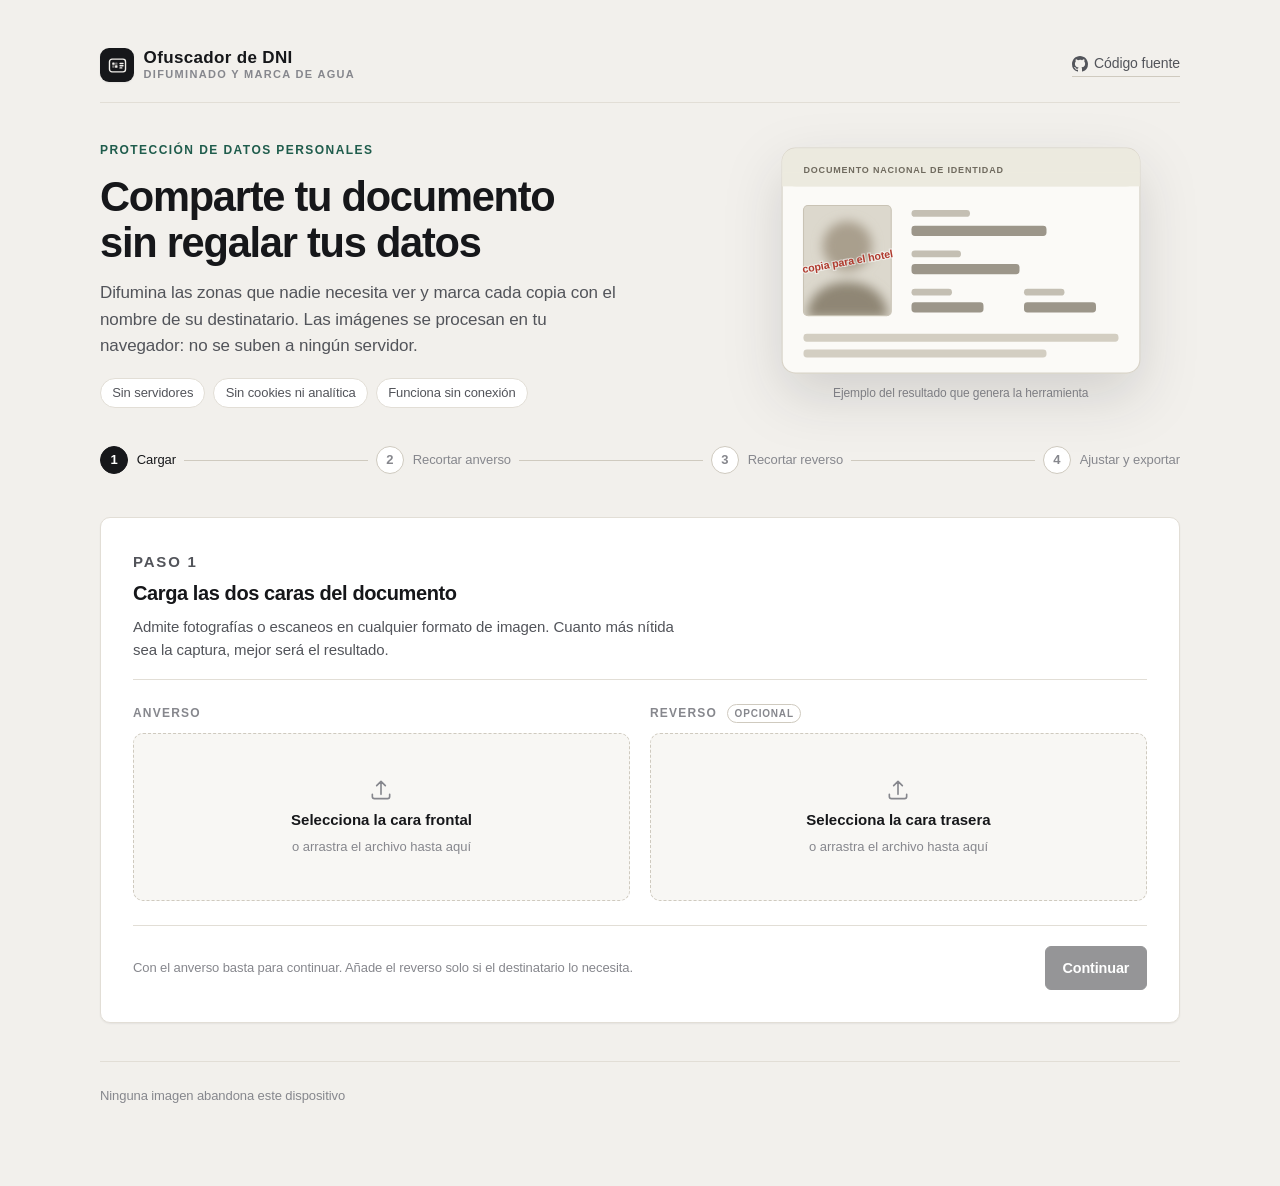
<file: app/index.html>
<!doctype html>
<html lang="es">
  <head>
    <meta charset="UTF-8" />
    <meta name="viewport" content="width=device-width, initial-scale=1.0" />
    <meta
      name="description"
      content="Difumina los datos sensibles de tu DNI y marca la copia para su destinatario. Todo el procesado ocurre en tu navegador."
    />
    <title>Ofuscador de DNI</title>
    <link rel="stylesheet" href="styles.css" />
  </head>
  <body>
    <div class="page">
      <header class="masthead">
        <div class="brand">
          <span class="brand-glyph" aria-hidden="true">
            <svg
              width="19"
              height="19"
              viewBox="0 0 18 18"
              fill="none"
              stroke="currentColor"
              stroke-width="1.3"
            >
              <rect x="1.4" y="3" width="15.2" height="12" rx="2.4" />
              <g stroke="none" fill="currentColor">
                <rect x="4" y="6.1" width="2.3" height="2.3" rx="0.5" />
                <rect
                  x="6.7"
                  y="6.1"
                  width="2.3"
                  height="2.3"
                  rx="0.5"
                  opacity="0.45"
                />
                <rect
                  x="4"
                  y="8.8"
                  width="2.3"
                  height="2.3"
                  rx="0.5"
                  opacity="0.45"
                />
                <rect x="6.7" y="8.8" width="2.3" height="2.3" rx="0.5" />
              </g>
              <path
                d="M11.4 7.1h2.8M11.4 9.2h2.8M11.4 11.3h1.7"
                stroke-linecap="round"
              />
            </svg>
          </span>
          <span class="brand-text">
            <span class="brand-name">Ofuscador de DNI</span>
            <span class="brand-tagline">Difuminado y marca de agua</span>
          </span>
        </div>
        <a
          class="link-quiet"
          href="https://github.com/jcolladosp/ofuscador_dni"
          target="_blank"
          rel="noopener"
        >
          <svg
            width="16"
            height="16"
            viewBox="0 0 16 16"
            fill="currentColor"
            aria-hidden="true"
          >
            <path
              d="M8 0C3.58 0 0 3.58 0 8a8 8 0 0 0 5.47 7.59c.4.07.55-.17.55-.38 0-.19-.01-.82-.01-1.49-2.01.37-2.53-.49-2.69-.94-.09-.23-.48-.94-.82-1.13-.28-.15-.68-.52-.01-.53.63-.01 1.08.58 1.23.82.72 1.21 1.87.87 2.33.66.07-.52.28-.87.51-1.07-1.78-.2-3.64-.89-3.64-3.95 0-.87.31-1.59.82-2.15-.08-.2-.36-1.02.08-2.12 0 0 .67-.21 2.2.82a7.4 7.4 0 0 1 2-.27c.68 0 1.36.09 2 .27 1.53-1.04 2.2-.82 2.2-.82.44 1.1.16 1.92.08 2.12.51.56.82 1.27.82 2.15 0 3.07-1.87 3.75-3.65 3.95.29.25.54.73.54 1.48 0 1.07-.01 1.93-.01 2.2 0 .21.15.46.55.38A8.01 8.01 0 0 0 16 8c0-4.42-3.58-8-8-8Z"
            />
          </svg>
          Código fuente
        </a>
      </header>

      <section class="hero">
        <div class="intro">
          <p class="eyebrow">Protección de datos personales</p>
          <h1>Comparte tu documento sin regalar tus datos</h1>
          <p class="lede">
            Difumina las zonas que nadie necesita ver y marca cada copia con el
            nombre de su destinatario. Las imágenes se procesan en tu navegador:
            no se suben a ningún servidor.
          </p>
          <ul class="facts">
            <li>Sin servidores</li>
            <li>Sin cookies ni analítica</li>
            <li>Funciona sin conexión</li>
          </ul>
        </div>

        <figure class="hero-figure">
          <svg
            viewBox="0 0 320 202"
            role="img"
            aria-label="Ejemplo de documento de identidad con la fotografía difuminada y una marca de agua"
          >
            <defs>
              <filter
                id="faceBlur"
                x="-25%"
                y="-25%"
                width="150%"
                height="150%"
              >
                <feGaussianBlur stdDeviation="4.5" />
              </filter>
              <clipPath id="photoClip">
                <rect x="20" y="52" width="78" height="98" rx="4" />
              </clipPath>
            </defs>

            <rect
              x="1"
              y="1"
              width="318"
              height="200"
              rx="12"
              fill="#fbfaf7"
              stroke="#d8d3c8"
            />
            <rect x="1" y="1" width="318" height="34" rx="12" fill="#eceadf" />
            <rect x="1" y="23" width="318" height="12" fill="#eceadf" />
            <text x="20" y="23" class="card-title">
              DOCUMENTO NACIONAL DE IDENTIDAD
            </text>

            <!-- Retrato difuminado -->
            <g clip-path="url(#photoClip)">
              <rect x="20" y="52" width="78" height="98" fill="#dcd8cd" />
              <g filter="url(#faceBlur)">
                <circle cx="59" cy="88" r="22" fill="#a99f8d" />
                <path
                  d="M23 152c0-20 16-32 36-32s36 12 36 32Z"
                  fill="#8f8674"
                />
              </g>
            </g>
            <rect
              x="20"
              y="52"
              width="78"
              height="98"
              rx="4"
              fill="none"
              stroke="#c9c3b5"
            />

            <!-- Campos del documento -->
            <g fill="#c4bfb3">
              <rect x="116" y="56" width="52" height="6" rx="3" />
              <rect
                x="116"
                y="70"
                width="120"
                height="9"
                rx="3"
                fill="#9c968a"
              />
              <rect x="116" y="92" width="44" height="6" rx="3" />
              <rect
                x="116"
                y="104"
                width="96"
                height="9"
                rx="3"
                fill="#9c968a"
              />
              <rect x="116" y="126" width="36" height="6" rx="3" />
              <rect
                x="116"
                y="138"
                width="64"
                height="9"
                rx="3"
                fill="#9c968a"
              />
              <rect x="216" y="126" width="36" height="6" rx="3" />
              <rect
                x="216"
                y="138"
                width="64"
                height="9"
                rx="3"
                fill="#9c968a"
              />
            </g>

            <!-- Zona OCR inferior -->
            <g fill="#d3cec2">
              <rect x="20" y="166" width="280" height="7" rx="3" />
              <rect x="20" y="180" width="216" height="7" rx="3" />
            </g>

            <!-- Marca de agua -->
            <g transform="rotate(-10 59 101)">
              <text x="59" y="105" class="card-watermark">
                copia para el hotel
              </text>
            </g>
          </svg>
          <figcaption>
            Ejemplo del resultado que genera la herramienta
          </figcaption>
        </figure>
      </section>

      <nav class="progress" aria-label="Progreso del proceso">
        <div class="progress-step active" id="step1">
          <span class="progress-num">1</span>
          <span class="progress-label">Cargar</span>
        </div>
        <span class="progress-line" id="line1"></span>
        <div class="progress-step" id="step2">
          <span class="progress-num">2</span>
          <span class="progress-label">Recortar anverso</span>
        </div>
        <span class="progress-line" id="line2"></span>
        <div class="progress-step" id="step3">
          <span class="progress-num">3</span>
          <span class="progress-label">Recortar reverso</span>
        </div>
        <span class="progress-line" id="line3"></span>
        <div class="progress-step" id="step4">
          <span class="progress-num">4</span>
          <span class="progress-label">Ajustar y exportar</span>
        </div>
      </nav>

      <!-- Paso 1 -->
      <section class="panel" id="uploadSection">
        <div class="panel-head">
          <p class="panel-step">Paso 1</p>
          <h2>Carga las dos caras del documento</h2>
          <p>
            Admite fotografías o escaneos en cualquier formato de imagen. Cuanto
            más nítida sea la captura, mejor será el resultado.
          </p>
        </div>

        <div class="grid-2">
          <div class="upload">
            <p class="field-legend">Anverso</p>
            <button
              type="button"
              class="upload-zone"
              id="uploadAnverso"
              onclick="document.getElementById('fileAnverso').click()"
            >
              <svg
                class="upload-icon"
                width="26"
                height="26"
                viewBox="0 0 24 24"
                fill="none"
                stroke="currentColor"
                stroke-width="1.5"
                stroke-linecap="round"
                stroke-linejoin="round"
                aria-hidden="true"
              >
                <path d="M12 16V4m0 0L8 8m4-4 4 4" />
                <path d="M4 16v2a2 2 0 0 0 2 2h12a2 2 0 0 0 2-2v-2" />
              </svg>
              <span class="upload-title">Selecciona la cara frontal</span>
              <span class="upload-hint">o arrastra el archivo hasta aquí</span>
            </button>
            <input
              type="file"
              id="fileAnverso"
              accept="image/*"
              aria-label="Imagen del anverso"
            />
          </div>

          <div class="upload">
            <p class="field-legend">
              Reverso <span class="tag-optional">opcional</span>
            </p>
            <button
              type="button"
              class="upload-zone"
              id="uploadReverso"
              onclick="document.getElementById('fileReverso').click()"
            >
              <svg
                class="upload-icon"
                width="26"
                height="26"
                viewBox="0 0 24 24"
                fill="none"
                stroke="currentColor"
                stroke-width="1.5"
                stroke-linecap="round"
                stroke-linejoin="round"
                aria-hidden="true"
              >
                <path d="M12 16V4m0 0L8 8m4-4 4 4" />
                <path d="M4 16v2a2 2 0 0 0 2 2h12a2 2 0 0 0 2-2v-2" />
              </svg>
              <span class="upload-title">Selecciona la cara trasera</span>
              <span class="upload-hint">o arrastra el archivo hasta aquí</span>
            </button>
            <input
              type="file"
              id="fileReverso"
              accept="image/*"
              aria-label="Imagen del reverso"
            />
          </div>
        </div>

        <div class="actions">
          <p class="field-note">
            Con el anverso basta para continuar. Añade el reverso solo si el
            destinatario lo necesita.
          </p>
          <button
            class="btn btn-primary"
            id="continueUpload"
            onclick="startCropStep()"
            disabled
          >
            Continuar
          </button>
        </div>
      </section>

      <!-- Paso 2 -->
      <section class="panel hidden" id="cropAnversoSection">
        <div class="panel-head">
          <p class="panel-step">Paso 2 · opcional</p>
          <h2>Recorta el anverso</h2>
          <p>
            Arrastra sobre la imagen para quedarte solo con el documento y
            descartar el fondo.
          </p>
        </div>

        <div class="canvas-frame">
          <canvas id="cropCanvasAnverso"></canvas>
        </div>

        <div class="actions">
          <button class="btn btn-quiet" onclick="resetCropAnverso()">
            Reiniciar selección
          </button>
          <div class="btn-row">
            <button class="btn" onclick="skipCropAnverso()">
              Omitir recorte
            </button>
            <button class="btn btn-primary" onclick="applyCropAnverso()">
              Aplicar recorte
            </button>
          </div>
        </div>
      </section>

      <!-- Paso 3 -->
      <section class="panel hidden" id="cropReversoSection">
        <div class="panel-head">
          <p class="panel-step">Paso 3 · opcional</p>
          <h2>Recorta el reverso</h2>
          <p>
            Mismo procedimiento que en el anverso: selecciona el área que
            quieres conservar.
          </p>
        </div>

        <div class="canvas-frame">
          <canvas id="cropCanvasReverso"></canvas>
        </div>

        <div class="actions">
          <button class="btn btn-quiet" onclick="resetCropReverso()">
            Reiniciar selección
          </button>
          <div class="btn-row">
            <button class="btn" onclick="skipCropReverso()">
              Omitir recorte
            </button>
            <button class="btn btn-primary" onclick="applyCropReverso()">
              Aplicar recorte
            </button>
          </div>
        </div>
      </section>

      <!-- Paso 4 -->
      <section class="panel hidden" id="processSection">
        <div class="panel-head">
          <p class="panel-step">Paso 4</p>
          <h2>Ajusta el resultado</h2>
          <p>
            Los cambios se reflejan al instante en la vista previa. Activa
            «Mostrar áreas» para colocar los rectángulos arrastrándolos con el
            ratón.
          </p>
        </div>

        <div>
          <div class="section-head">
            <h3>Vista previa</h3>
            <div class="btn-row">
              <label class="chip" id="grayscaleLabel">
                <input
                  type="checkbox"
                  id="grayscaleMode"
                  onchange="toggleGrayscaleDisplay()"
                />
                Blanco y negro
              </label>
              <label class="chip" id="showAreasLabel">
                <input
                  type="checkbox"
                  id="showBlurAreas"
                  onchange="toggleAreaDisplay()"
                />
                Mostrar/Editar áreas
              </label>
            </div>
          </div>

          <div class="grid-2">
            <div class="preview">
              <p class="field-legend">Anverso</p>
              <div class="canvas-frame">
                <canvas id="previewCanvasAnverso"></canvas>
              </div>
            </div>
            <div class="preview" id="previewReverso">
              <p class="field-legend">Reverso</p>
              <div class="canvas-frame">
                <canvas id="previewCanvasReverso"></canvas>
              </div>
            </div>
          </div>
        </div>

        <div class="grid-2">
          <div class="field">
            <label for="standardWidth">Ancho de salida (píxeles)</label>
            <input
              type="number"
              id="standardWidth"
              value="850"
              min="400"
              max="2000"
              step="50"
            />
            <p class="field-note">
              Las imágenes se redimensionan a este ancho manteniendo la
              proporción.
            </p>
          </div>
          <div class="field">
            <label for="blurIntensity">Intensidad del difuminado</label>
            <input
              type="number"
              id="blurIntensity"
              value="20"
              min="5"
              max="50"
            />
            <p class="field-note">
              Valores altos hacen el texto irrecuperable, pero engordan el
              archivo.
            </p>
          </div>
        </div>

        <div>
          <div class="section-head">
            <h3>Marca de agua</h3>
          </div>
          <div class="area-group">
            <div class="area">
              <label class="check">
                <input type="checkbox" id="addWatermark" checked />
                Escribir un texto sobre la foto
              </label>
              <p class="field-note">
                Funciona de forma independiente al difuminado y se sitúa sobre
                el área «Foto del titular».
              </p>
              <div class="field">
                <label for="overlayText">Texto</label>
                <input
                  type="text"
                  id="overlayText"
                  value="copia para el hotel"
                  placeholder="Escribe el texto aquí"
                />
              </div>
              <div class="area-grid">
                <div>
                  <label for="fontSize">Tamaño (%)</label>
                  <input
                    type="number"
                    id="fontSize"
                    value="2.8"
                    step="0.1"
                    min="0.5"
                    max="10"
                  />
                </div>
                <div>
                  <label for="textColor">Color</label>
                  <select id="textColor">
                    <option value="red">Rojo</option>
                    <option value="black">Negro</option>
                    <option value="white">Blanco</option>
                    <option value="blue">Azul</option>
                  </select>
                </div>
              </div>
            </div>
          </div>
        </div>

        <div>
          <div class="section-head">
            <h3>Áreas a difuminar · anverso</h3>
            <button
              type="button"
              class="btn btn-sm"
              onclick="addCustomArea('anverso')"
            >
              + Añadir área
            </button>
          </div>

          <p class="note note-accent">
            <strong>Consejo:</strong> con «Mostrar áreas» activado puedes
            arrastrar y redimensionar cada rectángulo directamente sobre la
            vista previa.
          </p>

          <div class="area-group" style="margin-top: 0.75rem">
            <div class="area">
              <div class="area-head">
                <label class="check">
                  <span class="area-swatch red"></span>
                  <input type="checkbox" id="blurFoto" checked />
                  Foto del titular
                </label>
              </div>
              <div class="area-grid">
                <div>
                  <label for="fotoX">X (%)</label>
                  <input
                    type="number"
                    id="fotoX"
                    value="5"
                    step="0.1"
                    min="0"
                    max="100"
                  />
                </div>
                <div>
                  <label for="fotoY">Y (%)</label>
                  <input
                    type="number"
                    id="fotoY"
                    value="16"
                    step="0.1"
                    min="0"
                    max="100"
                  />
                </div>
                <div>
                  <label for="fotoWidth">Ancho (%)</label>
                  <input
                    type="number"
                    id="fotoWidth"
                    value="33"
                    step="0.1"
                    min="0"
                    max="100"
                  />
                </div>
                <div>
                  <label for="fotoHeight">Alto (%)</label>
                  <input
                    type="number"
                    id="fotoHeight"
                    value="68"
                    step="0.1"
                    min="0"
                    max="100"
                  />
                </div>
              </div>
            </div>

            <div class="area">
              <div class="area-head">
                <label class="check">
                  <span class="area-swatch blue"></span>
                  <input type="checkbox" id="blurFirma" checked />
                  Firma
                </label>
              </div>
              <div class="area-grid">
                <div>
                  <label for="firmaX">X (%)</label>
                  <input
                    type="number"
                    id="firmaX"
                    value="40"
                    step="0.1"
                    min="0"
                    max="100"
                  />
                </div>
                <div>
                  <label for="firmaY">Y (%)</label>
                  <input
                    type="number"
                    id="firmaY"
                    value="76"
                    step="0.1"
                    min="0"
                    max="100"
                  />
                </div>
                <div>
                  <label for="firmaWidth">Ancho (%)</label>
                  <input
                    type="number"
                    id="firmaWidth"
                    value="25"
                    step="0.1"
                    min="0"
                    max="100"
                  />
                </div>
                <div>
                  <label for="firmaHeight">Alto (%)</label>
                  <input
                    type="number"
                    id="firmaHeight"
                    value="18"
                    step="0.1"
                    min="0"
                    max="100"
                  />
                </div>
              </div>
            </div>

            <div id="customAreasAnverso" class="area-group"></div>
          </div>
        </div>

        <div id="reversoAreasSection">
          <div class="section-head">
            <h3>Áreas a difuminar · reverso</h3>
            <button
              type="button"
              class="btn btn-sm"
              onclick="addCustomArea('reverso')"
            >
              + Añadir área
            </button>
          </div>

          <div class="area-group">
            <div class="area">
              <div class="area-head">
                <label class="check">
                  <span class="area-swatch green"></span>
                  <input type="checkbox" id="blurEquipo" checked />
                  Número de equipo (IDESP)
                </label>
              </div>
              <div class="area-grid">
                <div>
                  <label for="equipoX">X (%)</label>
                  <input
                    type="number"
                    id="equipoX"
                    value="5"
                    step="0.1"
                    min="0"
                    max="100"
                  />
                </div>
                <div>
                  <label for="equipoY">Y (%)</label>
                  <input
                    type="number"
                    id="equipoY"
                    value="30"
                    step="0.1"
                    min="0"
                    max="100"
                  />
                </div>
                <div>
                  <label for="equipoWidth">Ancho (%)</label>
                  <input
                    type="number"
                    id="equipoWidth"
                    value="5"
                    step="0.1"
                    min="0"
                    max="100"
                  />
                </div>
                <div>
                  <label for="equipoHeight">Alto (%)</label>
                  <input
                    type="number"
                    id="equipoHeight"
                    value="30"
                    step="0.1"
                    min="0"
                    max="100"
                  />
                </div>
              </div>
            </div>

            <div id="customAreasReverso" class="area-group"></div>
          </div>
        </div>

        <div class="actions">
          <p class="field-note">
            La vista previa se actualiza sola; procesa cuando estés conforme.
          </p>
          <button class="btn btn-primary" onclick="processImages()">
            Procesar imágenes
          </button>
        </div>
      </section>

      <!-- Descarga -->
      <section class="panel hidden" id="downloadSection">
        <div class="panel-head">
          <p class="panel-step">Listo</p>
          <h2>Descarga tus copias</h2>
          <p>
            Guarda cada cara por separado o las dos juntas en un único PDF,
            listo para enviar.
          </p>
        </div>

        <div class="btn-row">
          <button class="btn" onclick="downloadAnverso()">Anverso (PNG)</button>
          <button
            class="btn"
            id="downloadReversoBtn"
            onclick="downloadReverso()"
          >
            Reverso (PNG)
          </button>
          <button class="btn btn-accent" onclick="exportToPDF()">PDF</button>
        </div>

        <div class="actions">
          <p class="field-note">
            Revisa el resultado antes de enviarlo: el difuminado es
            irreversible, pero la responsabilidad es tuya.
          </p>
          <button class="btn btn-quiet" onclick="resetAll()">
            Procesar otro documento
          </button>
        </div>
      </section>

      <footer class="colophon">
        <span>Ninguna imagen abandona este dispositivo</span>
      </footer>
    </div>

    <script src="app.js"></script>
  </body>
</html>
</file>
<file: app/styles.css>
/* ============================================================
   Ofuscador de DNI — hoja de estilos
   Paleta papel/tinta, una sola tinta de acento, jerarquía por
   tipografía y espacio en lugar de por color.
   ============================================================ */

:root {
  color-scheme: light;

  --paper: #f2f0ec;
  --surface: #ffffff;
  --sunken: #f8f7f4;

  --ink: #16171a;
  --ink-2: #52545a;
  --ink-3: #86878d;

  --line: #e2ded6;
  --line-strong: #cfcabf;

  --accent: #1f5c4c;
  --accent-ink: #144136;
  --accent-wash: #e9f0ed;

  --alert: #9c3b2b;
  --alert-wash: #fbeeeb;

  --radius: 10px;
  --radius-sm: 6px;
  --radius-pill: 999px;

  --shadow-xs: 0 1px 2px rgba(22, 23, 26, 0.06);
  --shadow-sm: 0 2px 6px -2px rgba(22, 23, 26, 0.1);
  --shadow-md: 0 18px 36px -28px rgba(22, 23, 26, 0.55);

  --font-sans:
    ui-sans-serif, -apple-system, BlinkMacSystemFont, 'Segoe UI', Inter, Roboto,
    'Helvetica Neue', Arial, sans-serif;
  --font-mono:
    ui-monospace, SFMono-Regular, 'SF Mono', Menlo, Consolas, monospace;

  --step: clamp(1rem, 0.6rem + 1vw, 1.5rem);
}

*,
*::before,
*::after {
  box-sizing: border-box;
}

* {
  margin: 0;
}

html {
  -webkit-text-size-adjust: 100%;
}

body {
  min-height: 100vh;
  background: var(--paper);
  color: var(--ink);
  font-family: var(--font-sans);
  font-size: 15px;
  line-height: 1.55;
  letter-spacing: -0.006em;
  -webkit-font-smoothing: antialiased;
}

img,
canvas {
  display: block;
  max-width: 100%;
}

button,
input,
select,
textarea {
  font: inherit;
  color: inherit;
}

:focus-visible {
  outline: 2px solid var(--accent);
  outline-offset: 2px;
  border-radius: 3px;
}

.hidden {
  display: none !important;
}

.sr-only {
  position: absolute;
  width: 1px;
  height: 1px;
  padding: 0;
  overflow: hidden;
  clip: rect(0 0 0 0);
  white-space: nowrap;
  border: 0;
}

/* ---------- Estructura ---------- */

.page {
  width: min(1080px, 100% - 2.5rem);
  margin-inline: auto;
  padding-block: clamp(1.5rem, 4vw, 3rem) 5rem;
  display: flex;
  flex-direction: column;
  gap: clamp(1.75rem, 3vw, 2.75rem);
}

.masthead {
  display: flex;
  align-items: center;
  justify-content: space-between;
  gap: 1rem;
  padding-bottom: 1.25rem;
  border-bottom: 1px solid var(--line);
}

.brand {
  display: flex;
  align-items: center;
  gap: 0.6rem;
}

.brand-glyph {
  display: grid;
  place-items: center;
  width: 2.125rem;
  height: 2.125rem;
  flex: none;
  background: var(--ink);
  color: var(--paper);
  border-radius: 9px;
  box-shadow: var(--shadow-xs);
}

.brand-text {
  display: grid;
  gap: 0.05rem;
}

.brand-name {
  font-size: 1.0625rem;
  font-weight: 650;
  letter-spacing: 0.02em;
  line-height: 1.1;
}

.brand-tagline {
  font-size: 0.6875rem;
  font-weight: 600;
  letter-spacing: 0.12em;
  text-transform: uppercase;
  color: var(--ink-3);
  line-height: 1.2;
}

.link-quiet {
  display: inline-flex;
  align-items: center;
  gap: 0.4rem;
  color: var(--ink-2);
  text-decoration: none;
  font-size: 0.875rem;
  border-bottom: 1px solid var(--line-strong);
  padding-bottom: 1px;
  transition:
    color 0.15s ease,
    border-color 0.15s ease;
}

.link-quiet svg {
  flex: none;
}

.link-quiet:hover {
  color: var(--ink);
  border-color: var(--ink);
}

/* ---------- Portada ---------- */

.hero {
  display: grid;
  grid-template-columns: minmax(0, 1.15fr) minmax(0, 0.85fr);
  align-items: center;
  gap: clamp(1.5rem, 4vw, 3rem);
}

.intro {
  display: grid;
  gap: 0.9rem;
  max-width: 62ch;
}

.hero-figure {
  margin: 0;
  display: grid;
  gap: 0.6rem;
  justify-items: center;
}

.hero-figure svg {
  width: 100%;
  max-width: 360px;
  height: auto;
  border-radius: var(--radius);
  filter: drop-shadow(0 22px 28px rgba(22, 23, 26, 0.14));
}

.hero-figure figcaption {
  font-size: 0.75rem;
  color: var(--ink-3);
  text-align: center;
}

.card-title {
  font-family: var(--font-sans);
  font-size: 8px;
  font-weight: 600;
  letter-spacing: 0.09em;
  fill: #6f6a5e;
}

.card-watermark {
  font-family: var(--font-sans);
  font-size: 9.5px;
  font-weight: 700;
  text-anchor: middle;
  fill: #b03a2e;
  paint-order: stroke;
  stroke: rgba(255, 255, 255, 0.55);
  stroke-width: 2px;
}

.eyebrow {
  font-size: 0.75rem;
  font-weight: 600;
  letter-spacing: 0.12em;
  text-transform: uppercase;
  color: var(--accent);
}

h1 {
  font-size: clamp(1.75rem, 1.2rem + 2.2vw, 2.6rem);
  line-height: 1.1;
  letter-spacing: -0.03em;
  font-weight: 600;
  text-wrap: balance;
}

.lede {
  color: var(--ink-2);
  font-size: 1.0625rem;
  max-width: 58ch;
  text-wrap: pretty;
}

.facts {
  display: flex;
  flex-wrap: wrap;
  gap: 0.4rem 0.5rem;
  padding: 0;
  margin-top: 0.25rem;
  list-style: none;
}

.facts li {
  font-size: 0.8125rem;
  color: var(--ink-2);
  background: var(--surface);
  border: 1px solid var(--line);
  border-radius: var(--radius-pill);
  padding: 0.25rem 0.7rem;
}

/* ---------- Barra de progreso ---------- */

.progress {
  display: flex;
  align-items: center;
  gap: 0.5rem;
  overflow-x: auto;
  padding-bottom: 0.25rem;
  scrollbar-width: none;
}

.progress::-webkit-scrollbar {
  display: none;
}

.progress-step {
  display: flex;
  align-items: center;
  gap: 0.55rem;
  flex: none;
  color: var(--ink-3);
  transition: color 0.2s ease;
}

.progress-num {
  display: grid;
  place-items: center;
  width: 1.75rem;
  height: 1.75rem;
  border-radius: var(--radius-pill);
  border: 1px solid var(--line-strong);
  background: var(--surface);
  font-size: 0.8125rem;
  font-variant-numeric: tabular-nums;
  font-weight: 600;
  transition:
    background 0.2s ease,
    border-color 0.2s ease,
    color 0.2s ease;
}

.progress-label {
  font-size: 0.8125rem;
  font-weight: 500;
  white-space: nowrap;
}

.progress-step.active {
  color: var(--ink);
}

.progress-step.active .progress-num {
  border-color: var(--ink);
  background: var(--ink);
  color: var(--surface);
}

.progress-step.completed {
  color: var(--accent);
}

.progress-step.completed .progress-num {
  border-color: var(--accent);
  background: var(--accent-wash);
  color: var(--accent-ink);
}

.progress-line {
  flex: 1 1 1.5rem;
  min-width: 1.5rem;
  height: 1px;
  background: var(--line-strong);
  transition: background 0.25s ease;
}

.progress-line.completed {
  background: var(--accent);
}

/* ---------- Paneles ---------- */

.panel {
  background: var(--surface);
  border: 1px solid var(--line);
  border-radius: var(--radius);
  box-shadow: var(--shadow-xs);
  padding: clamp(1.25rem, 3vw, 2rem);
  display: grid;
  gap: 1.5rem;
}

.panel-head {
  display: grid;
  gap: 0.35rem;
  padding-bottom: 1.1rem;
  border-bottom: 1px solid var(--line);
}

.panel-step {
  font-size: 0.75rem;
  font-weight: 600;
  letter-spacing: 0.12em;
  text-transform: uppercase;
  color: var(--ink-3);
}

.panel-head h2 {
  font-size: 1.25rem;
  font-weight: 600;
  letter-spacing: -0.02em;
}

.panel-head p {
  color: var(--ink-2);
  font-size: 0.9375rem;
  max-width: 65ch;
}

.section-head {
  display: flex;
  align-items: flex-end;
  justify-content: space-between;
  flex-wrap: wrap;
  gap: 0.75rem 1rem;
  margin-bottom: 1rem;
}

h3 {
  font-size: 1rem;
  font-weight: 600;
  letter-spacing: -0.015em;
}

.field-legend,
h4 {
  font-size: 0.75rem;
  font-weight: 600;
  letter-spacing: 0.1em;
  text-transform: uppercase;
  color: var(--ink-3);
}

.tag-optional {
  display: inline-block;
  margin-left: 0.35rem;
  padding: 0.05rem 0.4rem;
  border: 1px solid var(--line-strong);
  border-radius: var(--radius-pill);
  font-size: 0.625rem;
  letter-spacing: 0.08em;
  color: var(--ink-3);
}

.grid-2 {
  display: grid;
  grid-template-columns: repeat(auto-fit, minmax(260px, 1fr));
  gap: 1.25rem;
}

/* ---------- Zona de carga ---------- */

.upload {
  display: grid;
  gap: 0.6rem;
}

.upload-zone {
  display: grid;
  place-content: center;
  justify-items: center;
  gap: 0.35rem;
  width: 100%;
  min-height: 168px;
  padding: 1.5rem;
  text-align: center;
  color: inherit;
  background: var(--sunken);
  border: 1px dashed var(--line-strong);
  border-radius: var(--radius);
  cursor: pointer;
  transition:
    border-color 0.18s ease,
    background 0.18s ease,
    transform 0.18s ease;
}

.upload-zone:hover {
  border-color: var(--ink-3);
  background: var(--surface);
}

.upload-zone.active {
  border-color: var(--accent);
  border-style: solid;
  background: var(--accent-wash);
}

.upload-zone.is-loaded {
  border-style: solid;
  border-color: var(--accent);
  background: var(--surface);
}

.upload-icon {
  color: var(--ink-3);
}

.upload-title {
  font-weight: 550;
  font-size: 0.9375rem;
}

.upload-hint {
  font-size: 0.8125rem;
  color: var(--ink-3);
}

.upload-check {
  display: grid;
  place-items: center;
  width: 2rem;
  height: 2rem;
  border-radius: var(--radius-pill);
  background: var(--accent);
  color: #fff;
  font-size: 0.95rem;
  line-height: 1;
}

input[type='file'] {
  display: none;
}

/* ---------- Botones ---------- */

.btn {
  --btn-bg: var(--surface);
  --btn-fg: var(--ink);
  --btn-line: var(--line-strong);

  display: inline-flex;
  align-items: center;
  justify-content: center;
  gap: 0.45rem;
  padding: 0.6rem 1.05rem;
  background: var(--btn-bg);
  color: var(--btn-fg);
  border: 1px solid var(--btn-line);
  border-radius: var(--radius-sm);
  font-size: 0.9rem;
  font-weight: 550;
  letter-spacing: -0.01em;
  cursor: pointer;
  transition:
    background 0.16s ease,
    border-color 0.16s ease,
    color 0.16s ease,
    box-shadow 0.16s ease;
}

.btn:hover {
  border-color: var(--ink-3);
  box-shadow: var(--shadow-xs);
}

.btn:active {
  transform: translateY(0.5px);
}

.btn:disabled {
  opacity: 0.45;
  cursor: not-allowed;
}

.btn-primary {
  --btn-bg: var(--ink);
  --btn-fg: #fff;
  --btn-line: var(--ink);
}

.btn-primary:hover {
  --btn-bg: #000;
  --btn-line: #000;
}

.btn-accent {
  --btn-bg: var(--accent);
  --btn-fg: #fff;
  --btn-line: var(--accent);
}

.btn-accent:hover {
  --btn-bg: var(--accent-ink);
  --btn-line: var(--accent-ink);
}

.btn-quiet {
  --btn-bg: transparent;
  --btn-fg: var(--ink-2);
  --btn-line: transparent;
}

.btn-quiet:hover {
  --btn-fg: var(--ink);
  --btn-line: var(--line-strong);
}

.btn-danger {
  --btn-fg: var(--alert);
  --btn-line: transparent;
  --btn-bg: transparent;
  padding: 0.3rem 0.55rem;
  font-size: 0.8125rem;
}

.btn-danger:hover {
  --btn-bg: var(--alert-wash);
  --btn-line: transparent;
}

.btn-sm {
  padding: 0.4rem 0.75rem;
  font-size: 0.8125rem;
}

.btn-row {
  display: flex;
  flex-wrap: wrap;
  gap: 0.6rem;
}

.btn-row.end {
  justify-content: flex-end;
}

.actions {
  display: flex;
  flex-wrap: wrap;
  align-items: center;
  justify-content: space-between;
  gap: 1rem;
  padding-top: 1.25rem;
  border-top: 1px solid var(--line);
}

/* ---------- Formularios ---------- */

.field {
  display: grid;
  gap: 0.35rem;
}

.field > label,
.field-label {
  font-size: 0.8125rem;
  font-weight: 550;
  color: var(--ink-2);
}

.field-note {
  font-size: 0.8125rem;
  color: var(--ink-3);
}

input[type='text'],
input[type='number'],
select {
  width: 100%;
  padding: 0.5rem 0.65rem;
  background: var(--surface);
  border: 1px solid var(--line-strong);
  border-radius: var(--radius-sm);
  font-size: 0.9rem;
  transition:
    border-color 0.16s ease,
    box-shadow 0.16s ease;
}

input[type='text']:focus,
input[type='number']:focus,
select:focus {
  outline: none;
  border-color: var(--accent);
  box-shadow: 0 0 0 3px var(--accent-wash);
}

input[type='number'] {
  font-variant-numeric: tabular-nums;
}

select {
  appearance: none;
  background-image:
    linear-gradient(45deg, transparent 50%, var(--ink-3) 50%),
    linear-gradient(135deg, var(--ink-3) 50%, transparent 50%);
  background-position:
    calc(100% - 15px) calc(50% + 1px),
    calc(100% - 10px) calc(50% + 1px);
  background-size: 5px 5px;
  background-repeat: no-repeat;
  padding-right: 2rem;
}

input[type='checkbox'] {
  accent-color: var(--accent);
  width: 1rem;
  height: 1rem;
  cursor: pointer;
}

.check {
  display: flex;
  align-items: center;
  gap: 0.55rem;
  font-size: 0.9375rem;
  font-weight: 550;
  cursor: pointer;
}

/* Interruptores de la vista previa */
.chip {
  display: inline-flex;
  align-items: center;
  gap: 0.5rem;
  padding: 0.4rem 0.8rem;
  background: var(--surface);
  border: 1px solid var(--line-strong);
  border-radius: var(--radius-pill);
  font-size: 0.8125rem;
  font-weight: 550;
  color: var(--ink-2);
  cursor: pointer;
  user-select: none;
  transition:
    background 0.16s ease,
    border-color 0.16s ease,
    color 0.16s ease;
}

.chip:hover {
  border-color: var(--ink-3);
}

.chip.active {
  background: var(--ink);
  border-color: var(--ink);
  color: #fff;
}

.chip.active input[type='checkbox'] {
  accent-color: #fff;
}

/* ---------- Lienzos ---------- */

.canvas-frame {
  display: grid;
  justify-items: center;
  padding: 1rem;
  background: var(--sunken);
  border: 1px solid var(--line);
  border-radius: var(--radius);
}

.canvas-frame canvas {
  height: auto;
  border-radius: var(--radius-sm);
  box-shadow: var(--shadow-sm);
}

#cropCanvasAnverso,
#cropCanvasReverso {
  cursor: crosshair;
}

.preview {
  display: grid;
  gap: 0.5rem;
}

.preview canvas {
  width: 100%;
  max-width: 500px;
}

/* ---------- Áreas de difuminado ---------- */

.area-group {
  display: grid;
  gap: 0.75rem;
}

.area {
  display: grid;
  gap: 0.75rem;
  padding: 0.9rem 1rem;
  background: var(--sunken);
  border: 1px solid var(--line);
  border-radius: var(--radius-sm);
  transition: border-color 0.16s ease;
}

.area:hover {
  border-color: var(--line-strong);
}

.area-head {
  display: flex;
  align-items: center;
  justify-content: space-between;
  gap: 0.75rem;
}

.area-swatch {
  width: 0.5rem;
  height: 0.5rem;
  border-radius: 2px;
  flex: none;
}

.area-swatch.red {
  background: #c0392b;
}

.area-swatch.blue {
  background: #2c5aa0;
}

.area-swatch.green {
  background: #2f7a4f;
}

.area-swatch.amber {
  background: #b8791f;
}

.area-grid {
  display: grid;
  grid-template-columns: repeat(auto-fit, minmax(96px, 1fr));
  gap: 0.6rem;
}

.area-grid label {
  display: block;
  font-size: 0.6875rem;
  font-weight: 600;
  letter-spacing: 0.08em;
  text-transform: uppercase;
  color: var(--ink-3);
  margin-bottom: 0.2rem;
}

.area-grid input {
  padding: 0.35rem 0.5rem;
  font-size: 0.85rem;
}

/* ---------- Avisos ---------- */

.note {
  padding: 0.85rem 1rem;
  background: var(--sunken);
  border-left: 2px solid var(--line-strong);
  border-radius: 0 var(--radius-sm) var(--radius-sm) 0;
  font-size: 0.875rem;
  color: var(--ink-2);
}

.note strong {
  color: var(--ink);
  font-weight: 600;
}

.note-accent {
  background: var(--accent-wash);
  border-left-color: var(--accent);
}

/* ---------- Pie ---------- */

.colophon {
  display: flex;
  flex-wrap: wrap;
  gap: 0.5rem 1.25rem;
  justify-content: space-between;
  padding-top: 1.5rem;
  border-top: 1px solid var(--line);
  font-size: 0.8125rem;
  color: var(--ink-3);
}

/* ---------- Responsive ---------- */

@media (max-width: 860px) {
  .hero {
    grid-template-columns: 1fr;
  }

  .hero-figure {
    order: -1;
    justify-items: start;
  }
}

@media (max-width: 640px) {
  .page {
    width: min(100%, 100% - 1.75rem);
  }

  .progress-label {
    display: none;
  }

  .actions {
    flex-direction: column;
    align-items: stretch;
  }

  .actions .btn {
    width: 100%;
  }
}

@media (prefers-reduced-motion: reduce) {
  *,
  *::before,
  *::after {
    transition-duration: 0.01ms !important;
    animation-duration: 0.01ms !important;
  }
}
</file>
